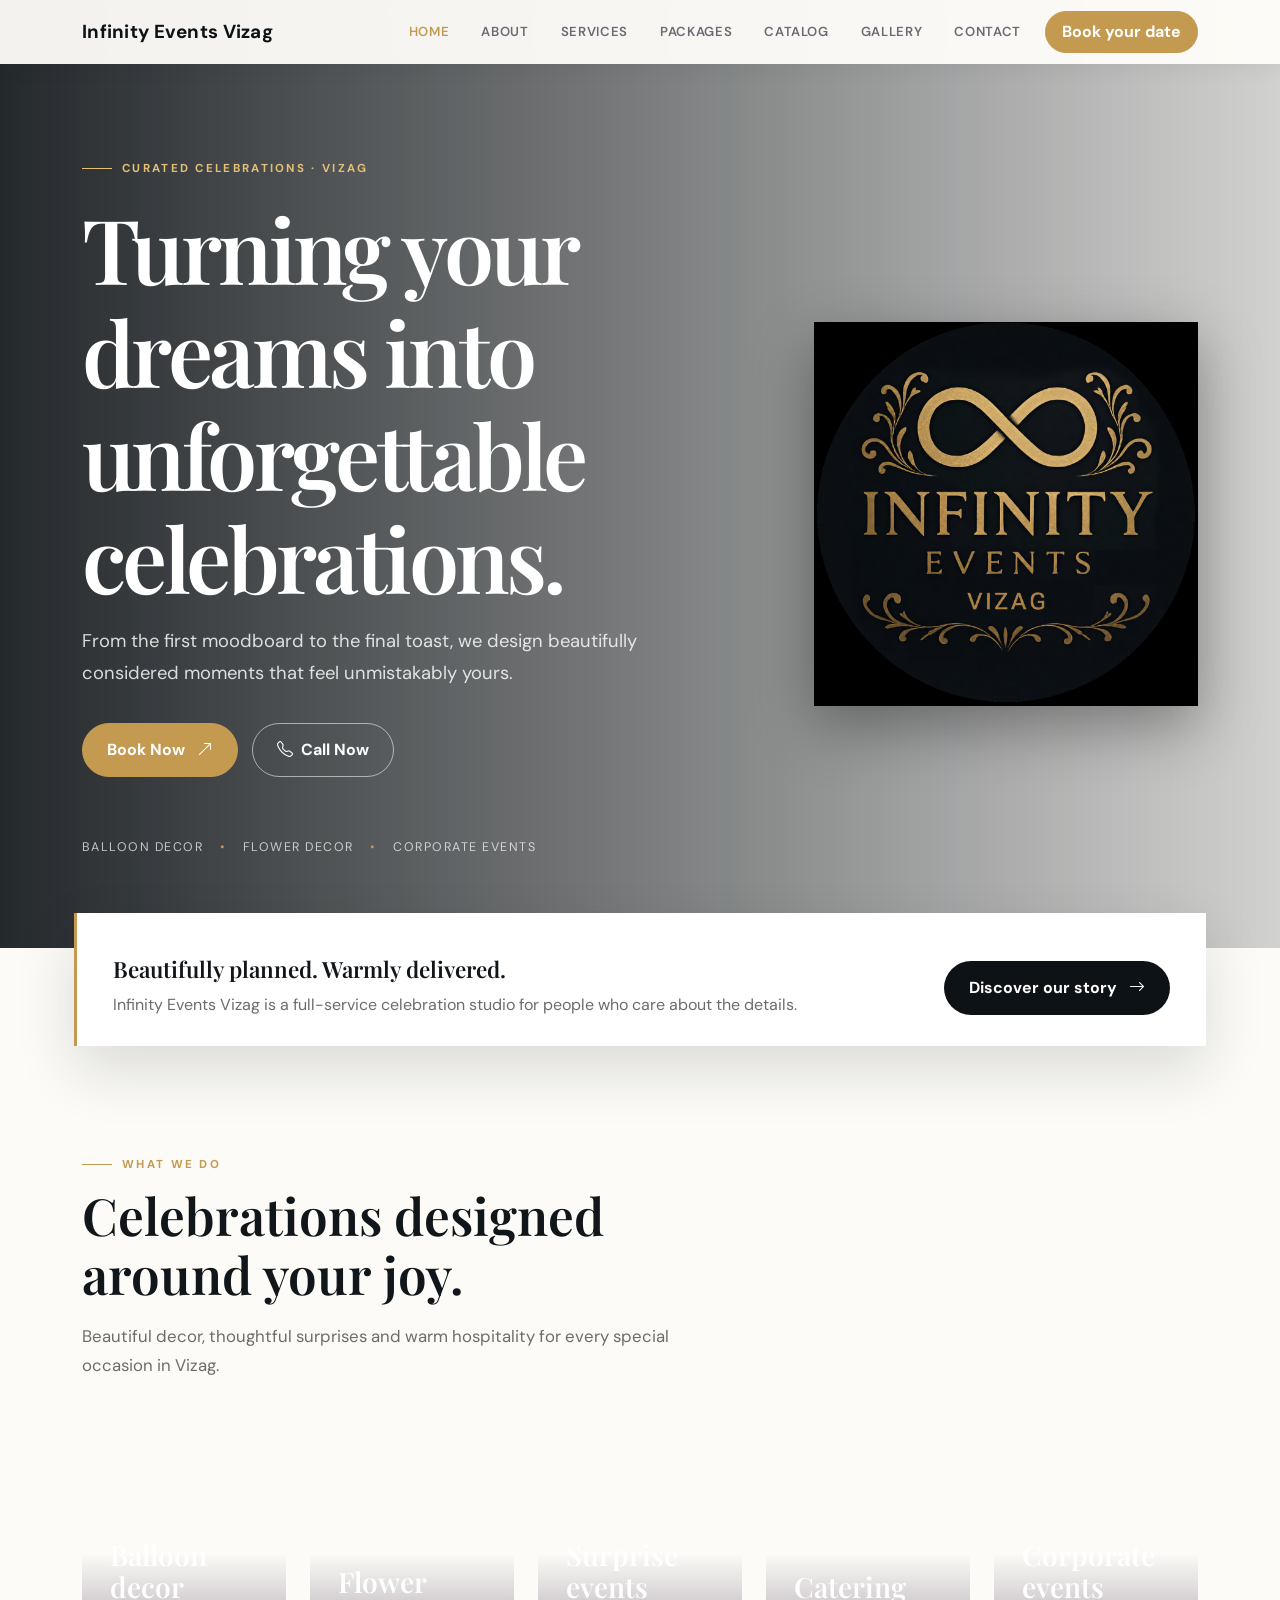
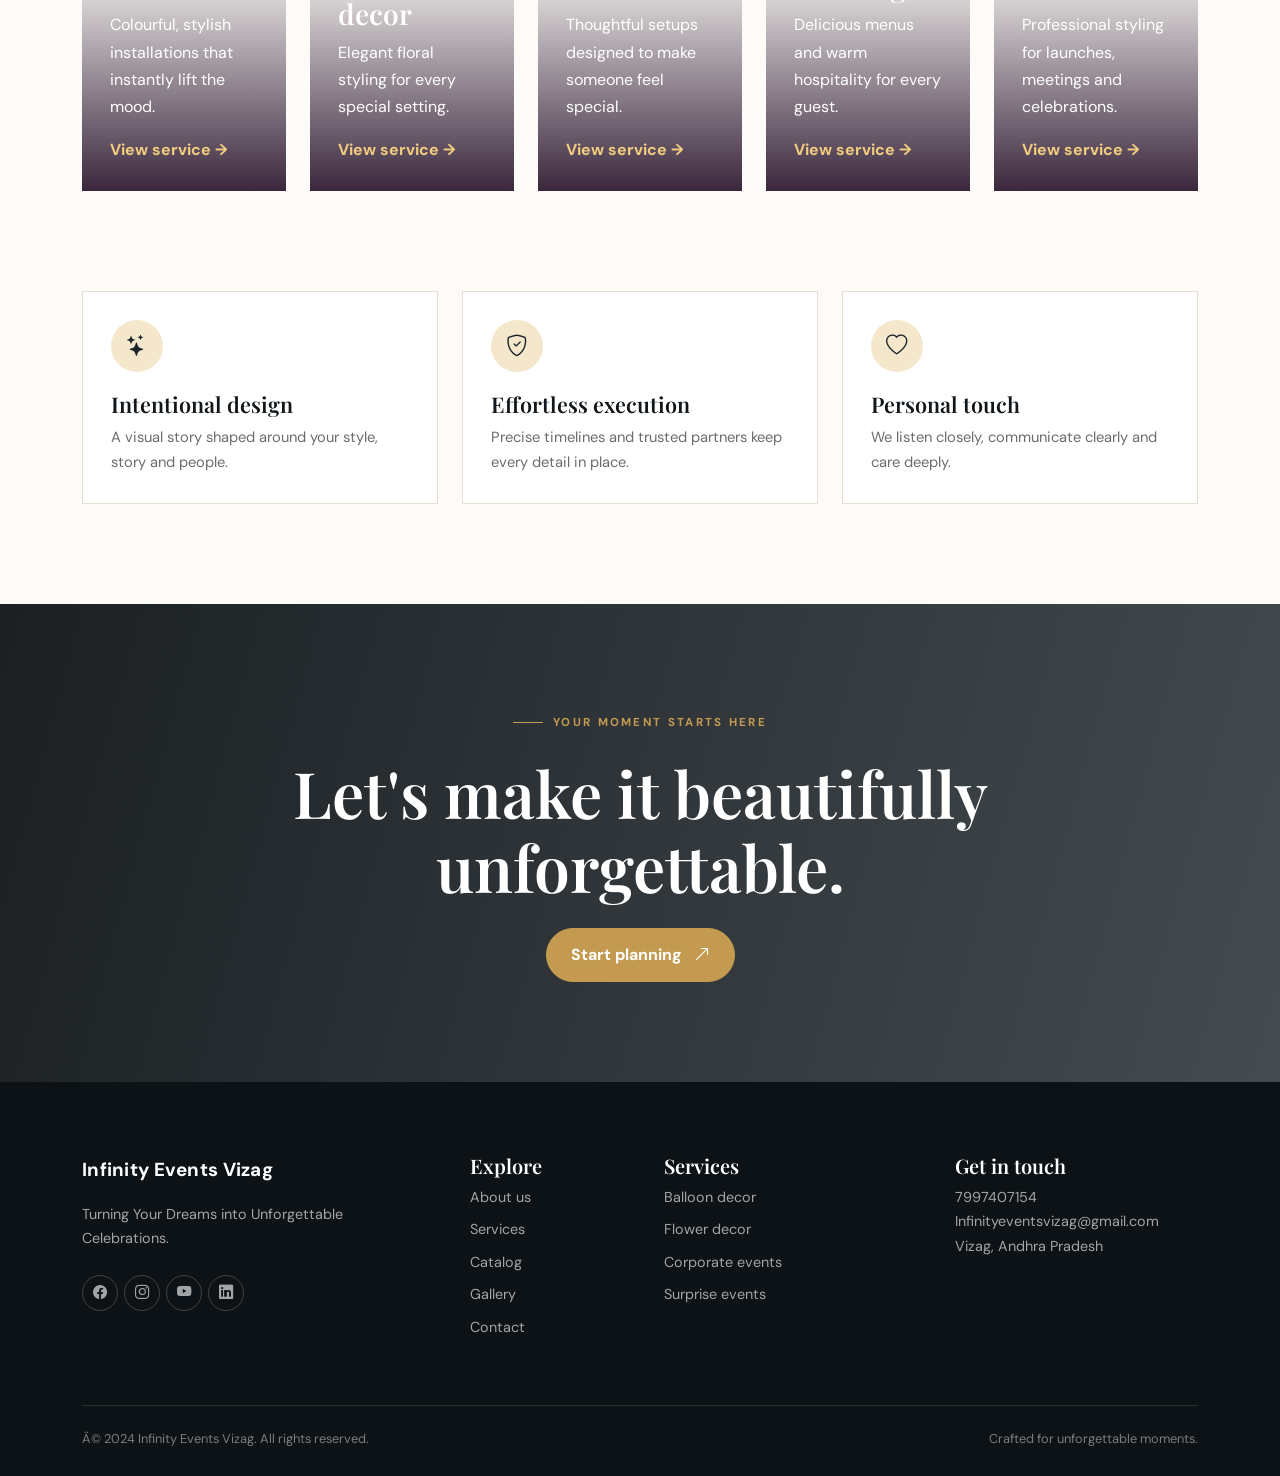
<file: index.html>
﻿<!doctype html><html lang="en"><head><meta charset="utf-8"><meta name="viewport" content="width=device-width, initial-scale=1"><meta name="description" content="Infinity Events Vizag creates unforgettable weddings, celebrations and corporate events."><title>Infinity Events Vizag | Unforgettable Celebrations</title><link href="https://cdn.jsdelivr.net/npm/bootstrap@5.3.3/dist/css/bootstrap.min.css" rel="stylesheet"><link href="https://cdn.jsdelivr.net/npm/bootstrap-icons@1.11.3/font/bootstrap-icons.min.css" rel="stylesheet"><link rel="stylesheet" href="css/style.css"></head><body>
<div class="loader"><div class="loader-mark">IE</div></div><nav class="navbar navbar-expand-lg fixed-top"><div class="container"><a class="navbar-brand" href="index.html">Infinity Events Vizag</a><button class="navbar-toggler" data-bs-toggle="collapse" data-bs-target="#nav"><i class="bi bi-list"></i></button><div class="collapse navbar-collapse" id="nav"><ul class="navbar-nav ms-auto align-items-lg-center"><li><a class="nav-link" href="index.html">Home</a></li><li><a class="nav-link" href="about.html">About</a></li><li><a class="nav-link" href="services.html">Services</a></li><li><a class="nav-link" href="pricing.html">Packages</a></li><li><a class="nav-link" href="catalog.html">Catalog</a></li><li><a class="nav-link" href="gallery.html">Gallery</a></li><li><a class="nav-link" href="contact.html">Contact</a></li><li class="ms-lg-2"><a class="btn btn-gold py-2 px-3" href="contact.html">Book your date</a></li></ul></div></div></nav>
<main><section class="hero"><div class="container"><div class="hero-content reveal"><span class="eyebrow">Curated celebrations · Vizag</span><h1>Turning your dreams into unforgettable celebrations.</h1><p>From the first moodboard to the final toast, we design beautifully considered moments that feel unmistakably yours.</p><div class="hero-actions"><a class="btn btn-gold" href="contact.html">Book Now <i class="bi bi-arrow-up-right ms-2"></i></a><a class="btn btn-outline-light" href="tel:+917997407154"><i class="bi bi-telephone me-2"></i>Call Now</a></div><div class="hero-note">Balloon decor <span>•</span> Flower decor <span>•</span> Corporate events</div></div><div class="hero-logo-wrap reveal"><img class="hero-logo" src="images/logo.png" alt="Infinity Events Vizag logo"></div></div></section>
<section class="container"><div class="mini-card row align-items-center g-3 reveal"><div class="col-lg-8"><h3>Beautifully planned. Warmly delivered.</h3><p>Infinity Events Vizag is a full-service celebration studio for people who care about the details.</p></div><div class="col-lg-4 text-lg-end"><a class="btn btn-dark-plum" href="about.html">Discover our story <i class="bi bi-arrow-right ms-2"></i></a></div></div></section>
<section class="section-pad"><div class="container"><div class="section-heading reveal"><span class="eyebrow">What we do</span><h2>Celebrations designed around your joy.</h2><p>Beautiful decor, thoughtful surprises and warm hospitality for every special occasion in Vizag.</p></div><div class="row g-4 home-events-grid"><div class="col-md-6 col-lg"><div class="image-card" style="background-image:url('https://images.unsplash.com/photo-1530103862676-de8c9debad1d?auto=format&fit=crop&w=900&q=80')"><div class="card-copy"><h3>Balloon decor</h3><p>Colourful, stylish installations that instantly lift the mood.</p><a href="services.html">View service →</a></div></div></div><div class="col-md-6 col-lg"><div class="image-card" style="background-image:url('https://images.unsplash.com/photo-1523438885200-e635ba2c371e?auto=format&fit=crop&w=900&q=80')"><div class="card-copy"><h3>Flower decor</h3><p>Elegant floral styling for every special setting.</p><a href="services.html">View service →</a></div></div></div><div class="col-md-6 col-lg"><div class="image-card" style="background-image:url('https://images.unsplash.com/photo-1492684223066-81342ee5ff30?auto=format&fit=crop&w=900&q=80')"><div class="card-copy"><h3>Surprise events</h3><p>Thoughtful setups designed to make someone feel special.</p><a href="services.html">View service →</a></div></div></div><div class="col-md-6 col-lg"><div class="image-card" style="background-image:url('https://images.unsplash.com/photo-1555244162-803834f70033?auto=format&fit=crop&w=900&q=80')"><div class="card-copy"><h3>Catering</h3><p>Delicious menus and warm hospitality for every guest.</p><a href="services.html">View service →</a></div></div></div><div class="col-md-6 col-lg"><div class="image-card" style="background-image:url('https://images.unsplash.com/photo-1505373877841-8d25f7d46678?auto=format&fit=crop&w=900&q=80')"><div class="card-copy"><h3>Corporate events</h3><p>Professional styling for launches, meetings and celebrations.</p><a href="services.html">View service →</a></div></div></div></div></div></section>
<section class="section-pad pt-0"><div class="container"><div class="row g-4"><div class="col-md-4 reveal"><div class="feature-card"><div class="icon-box"><i class="bi bi-stars"></i></div><h3>Intentional design</h3><p>A visual story shaped around your style, story and people.</p></div></div><div class="col-md-4 reveal"><div class="feature-card"><div class="icon-box"><i class="bi bi-shield-check"></i></div><h3>Effortless execution</h3><p>Precise timelines and trusted partners keep every detail in place.</p></div></div><div class="col-md-4 reveal"><div class="feature-card"><div class="icon-box"><i class="bi bi-heart"></i></div><h3>Personal touch</h3><p>We listen closely, communicate clearly and care deeply.</p></div></div></div></div></section>


<section class="cta section-pad"><div class="container text-center"><span class="eyebrow">Your moment starts here</span><h2 class="my-4">Let's make it beautifully unforgettable.</h2><a href="contact.html" class="btn btn-gold">Start planning <i class="bi bi-arrow-up-right ms-2"></i></a></div></section></main>
<footer><div class="container"><div class="row g-5"><div class="col-lg-4"><a class="navbar-brand" href="index.html">Infinity Events Vizag</a><p class="mt-3">Turning Your Dreams into Unforgettable Celebrations.</p><div class="social mt-4"><a href="#"><i class="bi bi-facebook"></i></a><a href="https://instagram.com/Infinity_events_vizag" target="_blank" rel="noopener"><i class="bi bi-instagram"></i></a><a href="#"><i class="bi bi-youtube"></i></a><a href="#"><i class="bi bi-linkedin"></i></a></div></div><div class="col-6 col-lg-2"><h5>Explore</h5><ul><li><a href="about.html">About us</a></li><li><a href="services.html">Services</a></li><li><a href="catalog.html">Catalog</a></li><li><a href="gallery.html">Gallery</a></li><li><a href="contact.html">Contact</a></li></ul></div><div class="col-6 col-lg-3"><h5>Services</h5><ul><li><a href="services.html">Balloon decor</a></li><li><a href="services.html">Flower decor</a></li><li><a href="services.html">Corporate events</a></li><li><a href="services.html">Surprise events</a></li></ul></div><div class="col-lg-3"><h5>Get in touch</h5><p>7997407154<br>Infinityeventsvizag@gmail.com<br>Vizag, Andhra Pradesh</p></div></div><div class="footer-bottom d-flex justify-content-between flex-wrap gap-2"><span>Â© 2024 Infinity Events Vizag. All rights reserved.</span><span>Crafted for unforgettable moments.</span></div></div></footer><button id="scrollTop"><i class="bi bi-arrow-up"></i></button><script src="https://cdn.jsdelivr.net/npm/bootstrap@5.3.3/dist/js/bootstrap.bundle.min.js"></script><script src="js/script.js"></script></body></html>
</file>
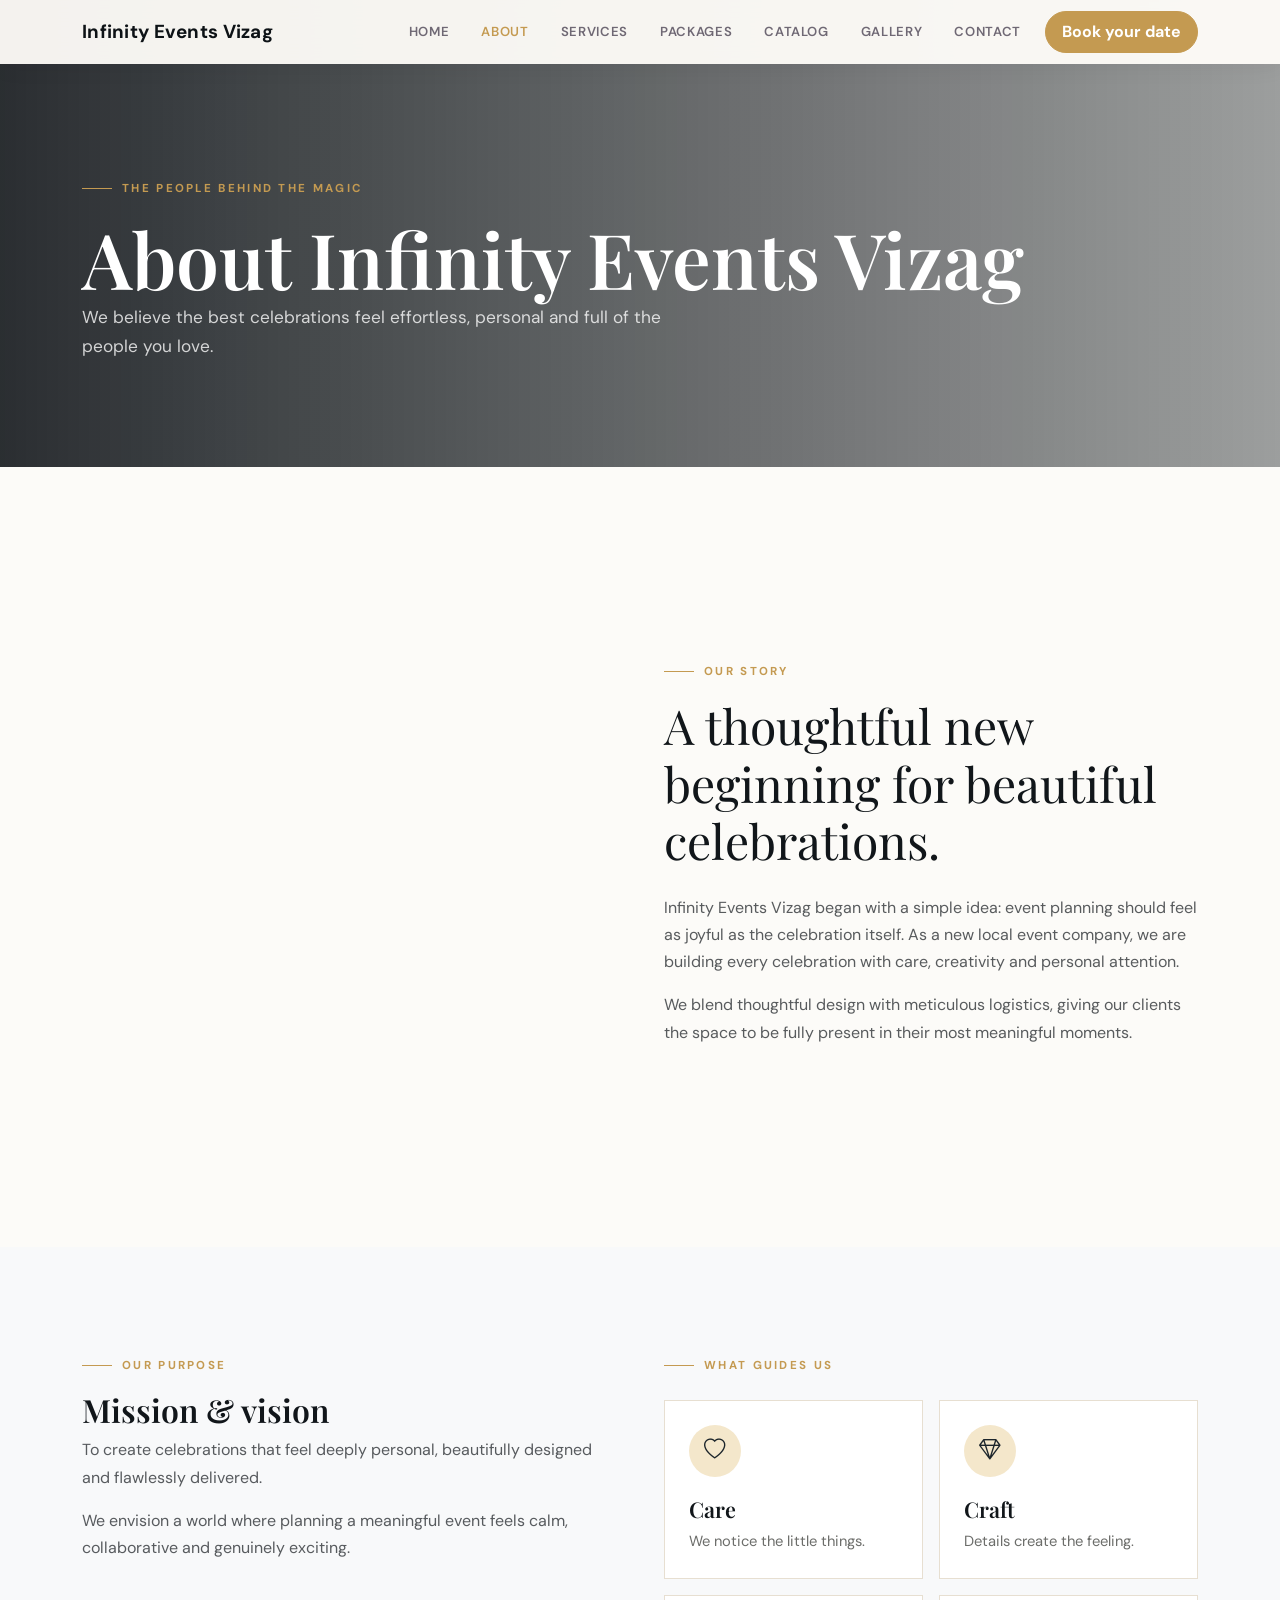
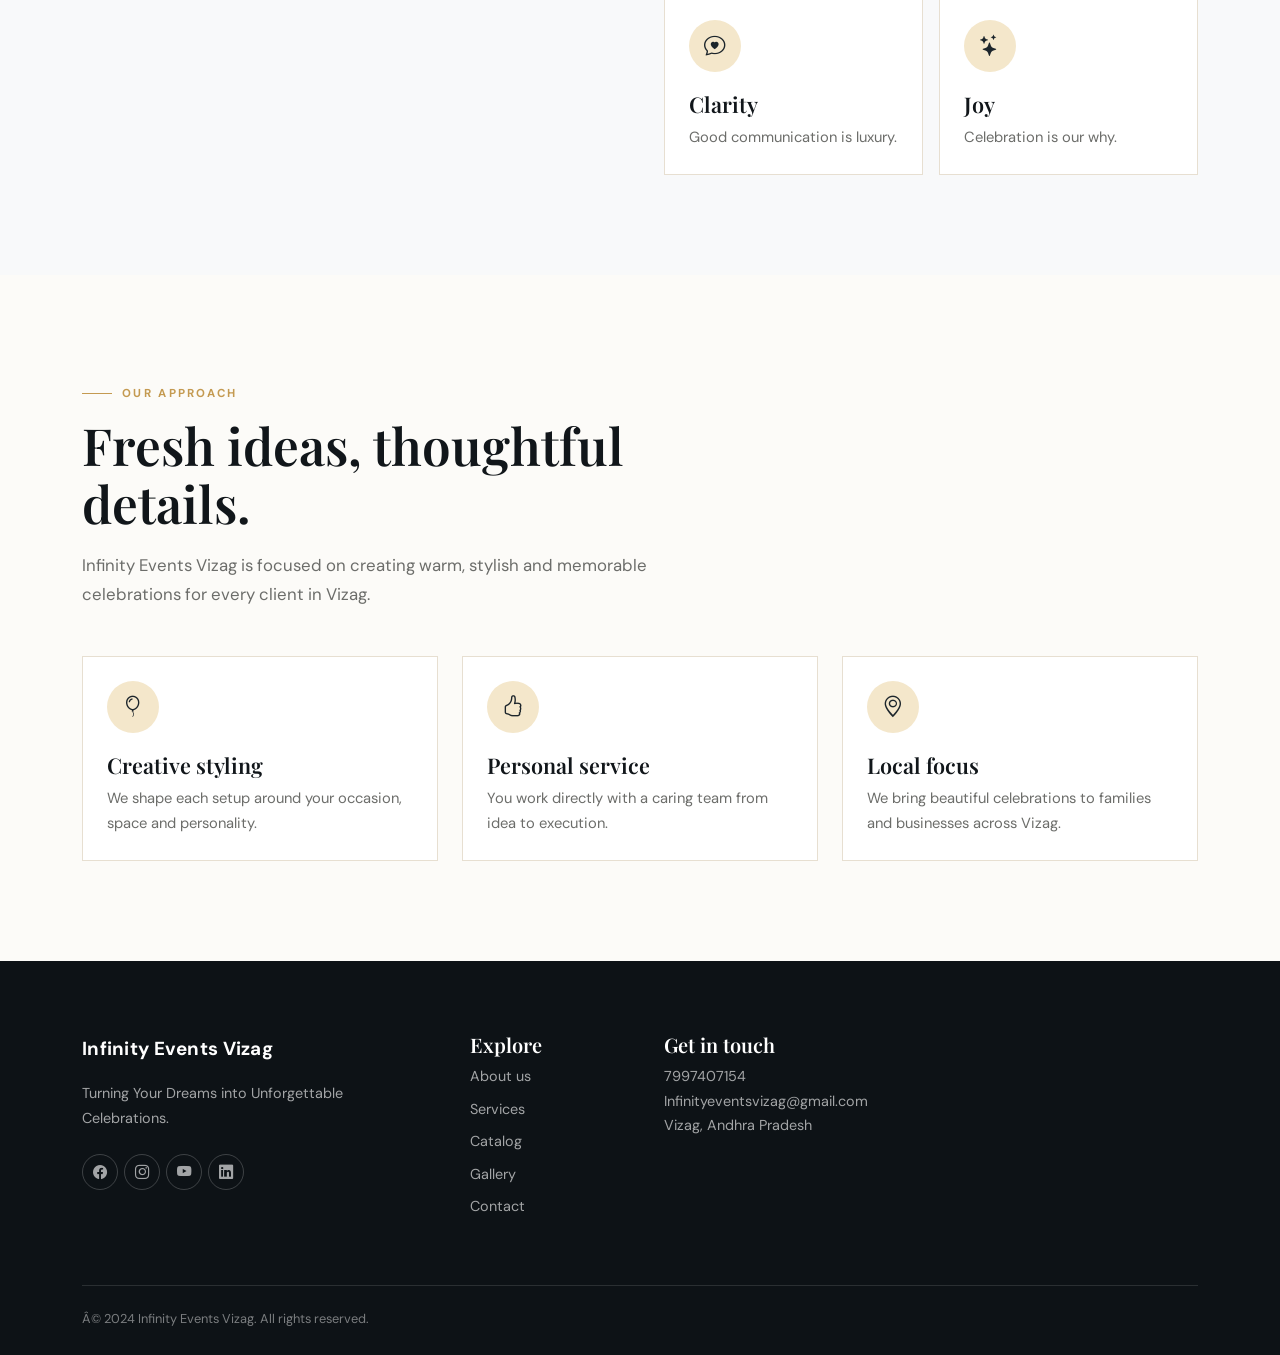
<file: about.html>
﻿<!doctype html><html lang="en"><head><meta charset="utf-8"><meta name="viewport" content="width=device-width, initial-scale=1"><meta name="description" content="Meet the people and principles behind Infinity Events Vizag."><title>About Us | Infinity Events Vizag</title><link href="https://cdn.jsdelivr.net/npm/bootstrap@5.3.3/dist/css/bootstrap.min.css" rel="stylesheet"><link href="https://cdn.jsdelivr.net/npm/bootstrap-icons@1.11.3/font/bootstrap-icons.min.css" rel="stylesheet"><link rel="stylesheet" href="css/style.css"></head><body><nav class="navbar navbar-expand-lg fixed-top"><div class="container"><a class="navbar-brand" href="index.html">Infinity Events Vizag</a><button class="navbar-toggler" data-bs-toggle="collapse" data-bs-target="#nav"><i class="bi bi-list"></i></button><div class="collapse navbar-collapse" id="nav"><ul class="navbar-nav ms-auto align-items-lg-center"><li><a class="nav-link" href="index.html">Home</a></li><li><a class="nav-link" href="about.html">About</a></li><li><a class="nav-link" href="services.html">Services</a></li><li><a class="nav-link" href="pricing.html">Packages</a></li><li><a class="nav-link" href="catalog.html">Catalog</a></li><li><a class="nav-link" href="gallery.html">Gallery</a></li><li><a class="nav-link" href="contact.html">Contact</a></li><li class="ms-lg-2"><a class="btn btn-gold py-2 px-3" href="contact.html">Book your date</a></li></ul></div></div></nav><main><section class="page-hero"><div class="container"><span class="eyebrow">The people behind the magic</span><h1>About Infinity Events Vizag</h1><p>We believe the best celebrations feel effortless, personal and full of the people you love.</p></div></section><section class="section-pad"><div class="container"><div class="row g-5 align-items-center"><div class="col-lg-6"><div class="about-photo"></div></div><div class="col-lg-6"><span class="eyebrow">Our story</span><h2 class="display-5 mt-3">A thoughtful new beginning for beautiful celebrations.</h2><p class="text-muted mt-4">Infinity Events Vizag began with a simple idea: event planning should feel as joyful as the celebration itself. As a new local event company, we are building every celebration with care, creativity and personal attention.</p><p class="text-muted">We blend thoughtful design with meticulous logistics, giving our clients the space to be fully present in their most meaningful moments.</p></div></div></div></div></section><section class="section-pad bg-light"><div class="container"><div class="row g-5"><div class="col-md-6"><span class="eyebrow">Our purpose</span><h2 class="mt-3">Mission & vision</h2><p class="text-muted">To create celebrations that feel deeply personal, beautifully designed and flawlessly delivered.</p><p class="text-muted">We envision a world where planning a meaningful event feels calm, collaborative and genuinely exciting.</p></div><div class="col-md-6"><span class="eyebrow">What guides us</span><div class="row g-3 mt-2"><div class="col-6"><div class="value-card p-4"><div class="icon-box"><i class="bi bi-heart"></i></div><h3>Care</h3><p>We notice the little things.</p></div></div><div class="col-6"><div class="value-card p-4"><div class="icon-box"><i class="bi bi-gem"></i></div><h3>Craft</h3><p>Details create the feeling.</p></div></div><div class="col-6"><div class="value-card p-4"><div class="icon-box"><i class="bi bi-chat-heart"></i></div><h3>Clarity</h3><p>Good communication is luxury.</p></div></div><div class="col-6"><div class="value-card p-4"><div class="icon-box"><i class="bi bi-stars"></i></div><h3>Joy</h3><p>Celebration is our why.</p></div></div></div></div></div></div></section><section class="section-pad"><div class="container"><div class="section-heading"><span class="eyebrow">Our approach</span><h2>Fresh ideas, thoughtful details.</h2><p>Infinity Events Vizag is focused on creating warm, stylish and memorable celebrations for every client in Vizag.</p></div><div class="row g-4"><div class="col-md-4"><div class="value-card p-4"><div class="icon-box"><i class="bi bi-balloon"></i></div><h3>Creative styling</h3><p>We shape each setup around your occasion, space and personality.</p></div></div><div class="col-md-4"><div class="value-card p-4"><div class="icon-box"><i class="bi bi-hand-thumbs-up"></i></div><h3>Personal service</h3><p>You work directly with a caring team from idea to execution.</p></div></div><div class="col-md-4"><div class="value-card p-4"><div class="icon-box"><i class="bi bi-geo-alt"></i></div><h3>Local focus</h3><p>We bring beautiful celebrations to families and businesses across Vizag.</p></div></div></div></div></section></main><footer><div class="container"><div class="row g-5"><div class="col-lg-4"><a class="navbar-brand" href="index.html">Infinity Events Vizag</a><p class="mt-3">Turning Your Dreams into Unforgettable Celebrations.</p><div class="social mt-4"><a href="#"><i class="bi bi-facebook"></i></a><a href="https://instagram.com/Infinity_events_vizag" target="_blank" rel="noopener"><i class="bi bi-instagram"></i></a><a href="#"><i class="bi bi-youtube"></i></a><a href="#"><i class="bi bi-linkedin"></i></a></div></div><div class="col-6 col-lg-2"><h5>Explore</h5><ul><li><a href="about.html">About us</a></li><li><a href="services.html">Services</a></li><li><a href="catalog.html">Catalog</a></li><li><a href="gallery.html">Gallery</a></li><li><a href="contact.html">Contact</a></li></ul></div><div class="col-lg-3"><h5>Get in touch</h5><p>7997407154<br>Infinityeventsvizag@gmail.com<br>Vizag, Andhra Pradesh</p></div></div><div class="footer-bottom">Â© 2024 Infinity Events Vizag. All rights reserved.</div></div></footer><button id="scrollTop"><i class="bi bi-arrow-up"></i></button><script src="https://cdn.jsdelivr.net/npm/bootstrap@5.3.3/dist/js/bootstrap.bundle.min.js"></script><script src="js/script.js"></script></body></html>
</file>
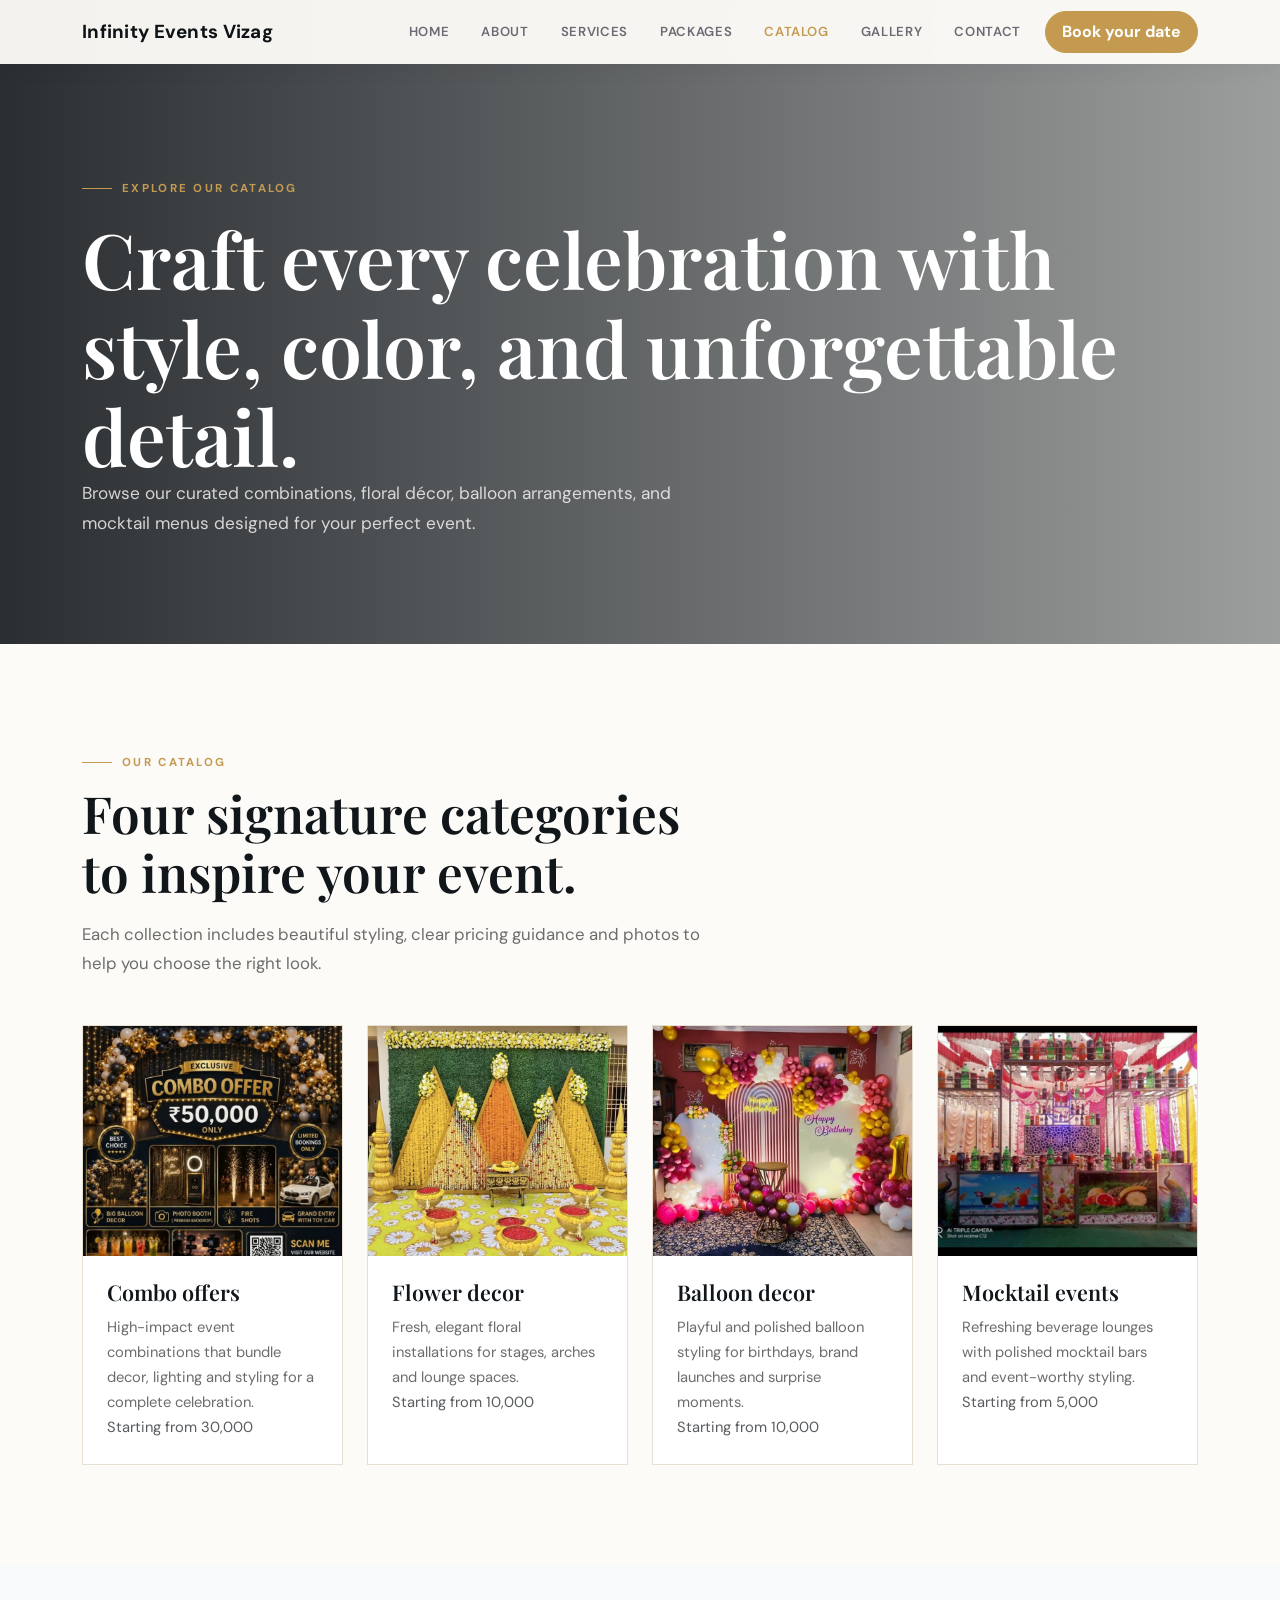
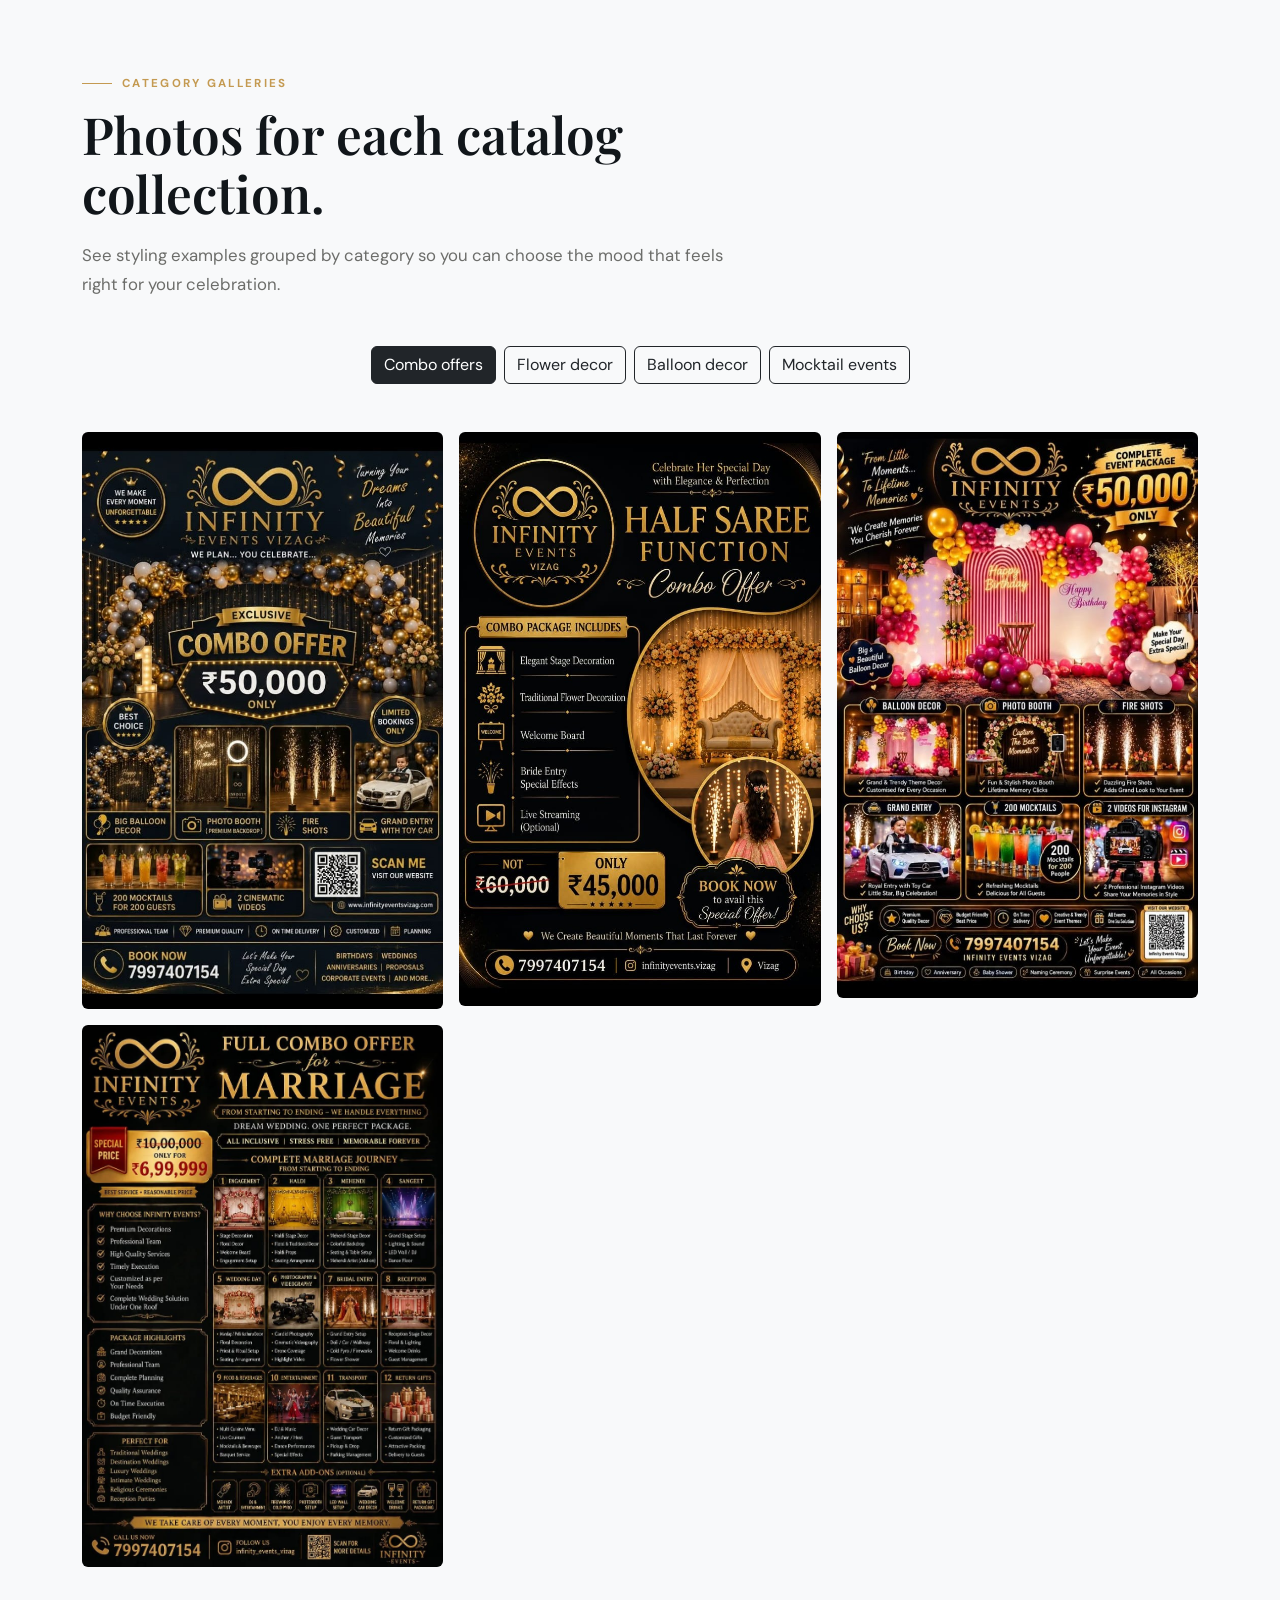
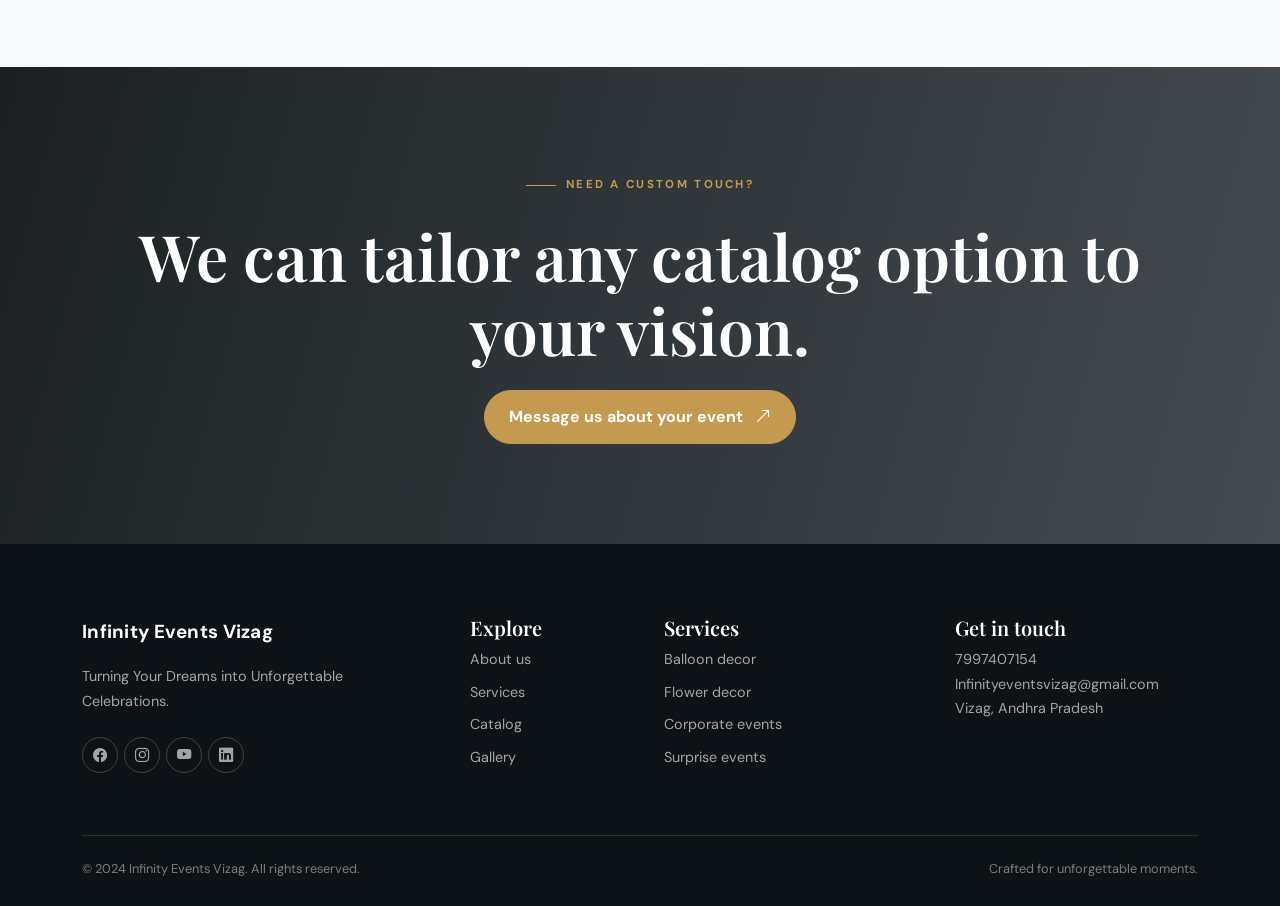
<file: catalog.html>
<!doctype html><html lang="en"><head><meta charset="utf-8"><meta name="viewport" content="width=device-width, initial-scale=1"><meta name="description" content="Infinity Events Vizag catalog of combo offers, flower decor, balloon decor and mocktail events."><title>Catalog | Infinity Events Vizag</title><link href="https://cdn.jsdelivr.net/npm/bootstrap@5.3.3/dist/css/bootstrap.min.css" rel="stylesheet"><link href="https://cdn.jsdelivr.net/npm/bootstrap-icons@1.11.3/font/bootstrap-icons.min.css" rel="stylesheet"><link rel="stylesheet" href="css/style.css"></head><body><nav class="navbar navbar-expand-lg fixed-top"><div class="container"><a class="navbar-brand" href="index.html">Infinity Events Vizag</a><button class="navbar-toggler" data-bs-toggle="collapse" data-bs-target="#nav"><i class="bi bi-list"></i></button><div class="collapse navbar-collapse" id="nav"><ul class="navbar-nav ms-auto align-items-lg-center"><li><a class="nav-link" href="index.html">Home</a></li><li><a class="nav-link" href="about.html">About</a></li><li><a class="nav-link" href="services.html">Services</a></li><li><a class="nav-link" href="pricing.html">Packages</a></li><li><a class="nav-link" href="catalog.html">Catalog</a></li><li><a class="nav-link" href="gallery.html">Gallery</a></li><li><a class="nav-link" href="contact.html">Contact</a></li><li class="ms-lg-2"><a class="btn btn-gold py-2 px-3" href="contact.html">Book your date</a></li></ul></div></div></nav><main><section class="page-hero"><div class="container"><span class="eyebrow">Explore our catalog</span><h1>Craft every celebration with style, color, and unforgettable detail.</h1><p>Browse our curated combinations, floral décor, balloon arrangements, and mocktail menus designed for your perfect event.</p></div></section><section class="section-pad"><div class="container"><div class="section-heading"><span class="eyebrow">Our catalog</span><h2>Four signature categories to inspire your event.</h2><p>Each collection includes beautiful styling, clear pricing guidance and photos to help you choose the right look.</p></div><div class="row g-4"><div class="col-md-6 col-xl-3"><div class="service-card"><img src="images/catalog/combo offers/decor1.jpeg" alt="Combo offers" class="img-fluid"><div class="p-4"><h3>Combo offers</h3><p>High-impact event combinations that bundle decor, lighting and styling for a complete celebration.</p><p class="text-muted">Starting from 30,000</p></div></div></div><div class="col-md-6 col-xl-3"><div class="service-card"><img src="images/catalog/flower decor/decor1.jpeg" alt="Flower decor" class="img-fluid"><div class="p-4"><h3>Flower decor</h3><p>Fresh, elegant floral installations for stages, arches and lounge spaces.</p><p class="text-muted">Starting from 10,000</p></div></div></div><div class="col-md-6 col-xl-3"><div class="service-card"><img src="images/catalog/balloon decor/decor1.jpeg" alt="Balloon decor" class="img-fluid"><div class="p-4"><h3>Balloon decor</h3><p>Playful and polished balloon styling for birthdays, brand launches and surprise moments.</p><p class="text-muted">Starting from 10,000</p></div></div></div><div class="col-md-6 col-xl-3"><div class="service-card"><img src="images/catalog/mocktail events/decor1.jpeg" alt="Mocktails events" class="img-fluid"><div class="p-4"><h3>Mocktail events</h3><p>Refreshing beverage lounges with polished mocktail bars and event-worthy styling.</p><p class="text-muted">Starting from 5,000</p></div></div></div></div></div></section><section class="section-pad bg-light"><div class="container"><div class="section-heading"><span class="eyebrow">Category galleries</span><h2>Photos for each catalog collection.</h2><p>See styling examples grouped by category so you can choose the mood that feels right for your celebration.</p></div><div class="category-tabs d-flex flex-wrap gap-2 justify-content-center mb-5"><button class="btn btn-outline-dark active" data-category="combo">Combo offers</button><button class="btn btn-outline-dark" data-category="flower">Flower decor</button><button class="btn btn-outline-dark" data-category="balloon">Balloon decor</button><button class="btn btn-outline-dark" data-category="mocktail">Mocktail events</button></div><div class="catalog-gallery-grid row g-3"> <div class="col-md-6 col-lg-4 catalog-item combo"><img src="images/catalog/combo offers/decor1.jpeg" alt="Combo offer image 1" class="img-fluid rounded"></div><div class="col-md-6 col-lg-4 catalog-item combo"><img src="images/catalog/combo offers/decor2.jpeg" alt="Combo offer image 2" class="img-fluid rounded"></div><div class="col-md-6 col-lg-4 catalog-item combo"><img src="images/catalog/combo offers/decor3.jpeg" alt="Combo offer image 3" class="img-fluid rounded"></div><div class="col-md-6 col-lg-4 catalog-item combo"><img src="images/catalog/combo offers/decor4.jpeg" alt="Combo offer image 4" class="img-fluid rounded"></div><div class="col-md-6 col-lg-4 catalog-item flower d-none"><img src="images/catalog/flower decor/decor1.jpeg" alt="Flower decor image 1" class="img-fluid rounded"></div><div class="col-md-6 col-lg-4 catalog-item flower d-none"><img src="images/catalog/flower decor/decor2.jpeg" alt="Flower decor image 2" class="img-fluid rounded"></div><div class="col-md-6 col-lg-4 catalog-item flower d-none"><img src="images/catalog/flower decor/decor3.jpeg" alt="Flower decor image 3" class="img-fluid rounded"></div><div class="col-md-6 col-lg-4 catalog-item flower d-none"><img src="images/catalog/flower decor/decor4.jpeg" alt="Flower decor image 4" class="img-fluid rounded"></div><div class="col-md-6 col-lg-4 catalog-item flower d-none"><img src="images/catalog/flower decor/decor5.jpeg" alt="Flower decor image 5" class="img-fluid rounded"></div><div class="col-md-6 col-lg-4 catalog-item flower d-none"><img src="images/catalog/flower decor/decor6.jpeg" alt="Flower decor image 6" class="img-fluid rounded"></div><div class="col-md-6 col-lg-4 catalog-item flower d-none"><img src="images/catalog/flower decor/decor7.jpeg" alt="Flower decor image 7" class="img-fluid rounded"></div><div class="col-md-6 col-lg-4 catalog-item flower d-none"><img src="images/catalog/flower decor/decor8.jpeg" alt="Flower decor image 8" class="img-fluid rounded"></div><div class="col-md-6 col-lg-4 catalog-item flower d-none"><img src="images/catalog/flower decor/decor9.jpeg" alt="Flower decor image 9" class="img-fluid rounded"></div><div class="col-md-6 col-lg-4 catalog-item flower d-none"><img src="images/catalog/flower decor/decor10.jpeg" alt="Flower decor image 10" class="img-fluid rounded"></div><div class="col-md-6 col-lg-4 catalog-item balloon d-none"><img src="images/catalog/balloon decor/decor1.jpeg" alt="Balloon decor image 1" class="img-fluid rounded"></div><div class="col-md-6 col-lg-4 catalog-item balloon d-none"><img src="images/catalog/balloon decor/decor2.jpeg" alt="Balloon decor image 2" class="img-fluid rounded"></div><div class="col-md-6 col-lg-4 catalog-item balloon d-none"><img src="images/catalog/balloon decor/decor3.jpeg" alt="Balloon decor image 3" class="img-fluid rounded"></div><div class="col-md-6 col-lg-4 catalog-item balloon d-none"><img src="images/catalog/balloon decor/decor4.jpeg" alt="Balloon decor image 4" class="img-fluid rounded"></div><div class="col-md-6 col-lg-4 catalog-item balloon d-none"><img src="images/catalog/balloon decor/decor5.jpeg" alt="Balloon decor image 5" class="img-fluid rounded"></div><div class="col-md-6 col-lg-4 catalog-item mocktail d-none"><img src="images/catalog/mocktail events/decor1.jpeg" alt="Mocktail events image 1" class="img-fluid rounded"></div><div class="col-md-6 col-lg-4 catalog-item mocktail d-none"><img src="images/catalog/mocktail events/decor2.jpeg" alt="Mocktail events image 2" class="img-fluid rounded"></div><div class="col-md-6 col-lg-4 catalog-item mocktail d-none"><img src="images/catalog/mocktail events/decor3.jpeg" alt="Mocktail events image 3" class="img-fluid rounded"></div><div class="col-md-6 col-lg-4 catalog-item mocktail d-none"><img src="images/catalog/mocktail events/decor4.jpeg" alt="Mocktail events image 4" class="img-fluid rounded"></div><div class="col-md-6 col-lg-4 catalog-item mocktail d-none"><img src="images/catalog/mocktail events/decor5.jpeg" alt="Mocktail events image 5" class="img-fluid rounded"></div><div class="col-md-6 col-lg-4 catalog-item mocktail d-none"><img src="images/catalog/mocktail events/decor6.jpeg" alt="Mocktail events image 6" class="img-fluid rounded"></div><div class="col-md-6 col-lg-4 catalog-item mocktail d-none"><img src="images/catalog/mocktail events/decor7.jpeg" alt="Mocktail events image 7" class="img-fluid rounded"></div></div></div></section><section class="cta section-pad"><div class="container text-center"><span class="eyebrow">Need a custom touch?</span><h2 class="my-4">We can tailor any catalog option to your vision.</h2><a href="contact.html" class="btn btn-gold">Message us about your event <i class="bi bi-arrow-up-right ms-2"></i></a></div></section></main><footer><div class="container"><div class="row g-5"><div class="col-lg-4"><a class="navbar-brand" href="index.html">Infinity Events Vizag</a><p class="mt-3">Turning Your Dreams into Unforgettable Celebrations.</p><div class="social mt-4"><a href="#"><i class="bi bi-facebook"></i></a><a href="https://instagram.com/Infinity_events_vizag" target="_blank" rel="noopener"><i class="bi bi-instagram"></i></a><a href="#"><i class="bi bi-youtube"></i></a><a href="#"><i class="bi bi-linkedin"></i></a></div></div><div class="col-6 col-lg-2"><h5>Explore</h5><ul><li><a href="about.html">About us</a></li><li><a href="services.html">Services</a></li><li><a href="catalog.html">Catalog</a></li><li><a href="gallery.html">Gallery</a></li></ul></div><div class="col-6 col-lg-3"><h5>Services</h5><ul><li><a href="services.html">Balloon decor</a></li><li><a href="services.html">Flower decor</a></li><li><a href="services.html">Corporate events</a></li><li><a href="services.html">Surprise events</a></li></ul></div><div class="col-lg-3"><h5>Get in touch</h5><p>7997407154<br>Infinityeventsvizag@gmail.com<br>Vizag, Andhra Pradesh</p></div></div><div class="footer-bottom d-flex justify-content-between flex-wrap gap-2"><span>© 2024 Infinity Events Vizag. All rights reserved.</span><span>Crafted for unforgettable moments.</span></div></div></footer><button id="scrollTop"><i class="bi bi-arrow-up"></i></button><script src="https://cdn.jsdelivr.net/npm/bootstrap@5.3.3/dist/js/bootstrap.bundle.min.js"></script><script src="js/script.js"></script><script>document.addEventListener('DOMContentLoaded',()=>{const tabs=document.querySelectorAll('.category-tabs button');const items=document.querySelectorAll('.catalog-item');tabs.forEach(btn=>{btn.addEventListener('click',()=>{tabs.forEach(b=>b.classList.remove('active'));btn.classList.add('active');const category=btn.dataset.category;items.forEach(item=>{item.classList.toggle('d-none',!item.classList.contains(category))})})})})</script></body></html>
</file>
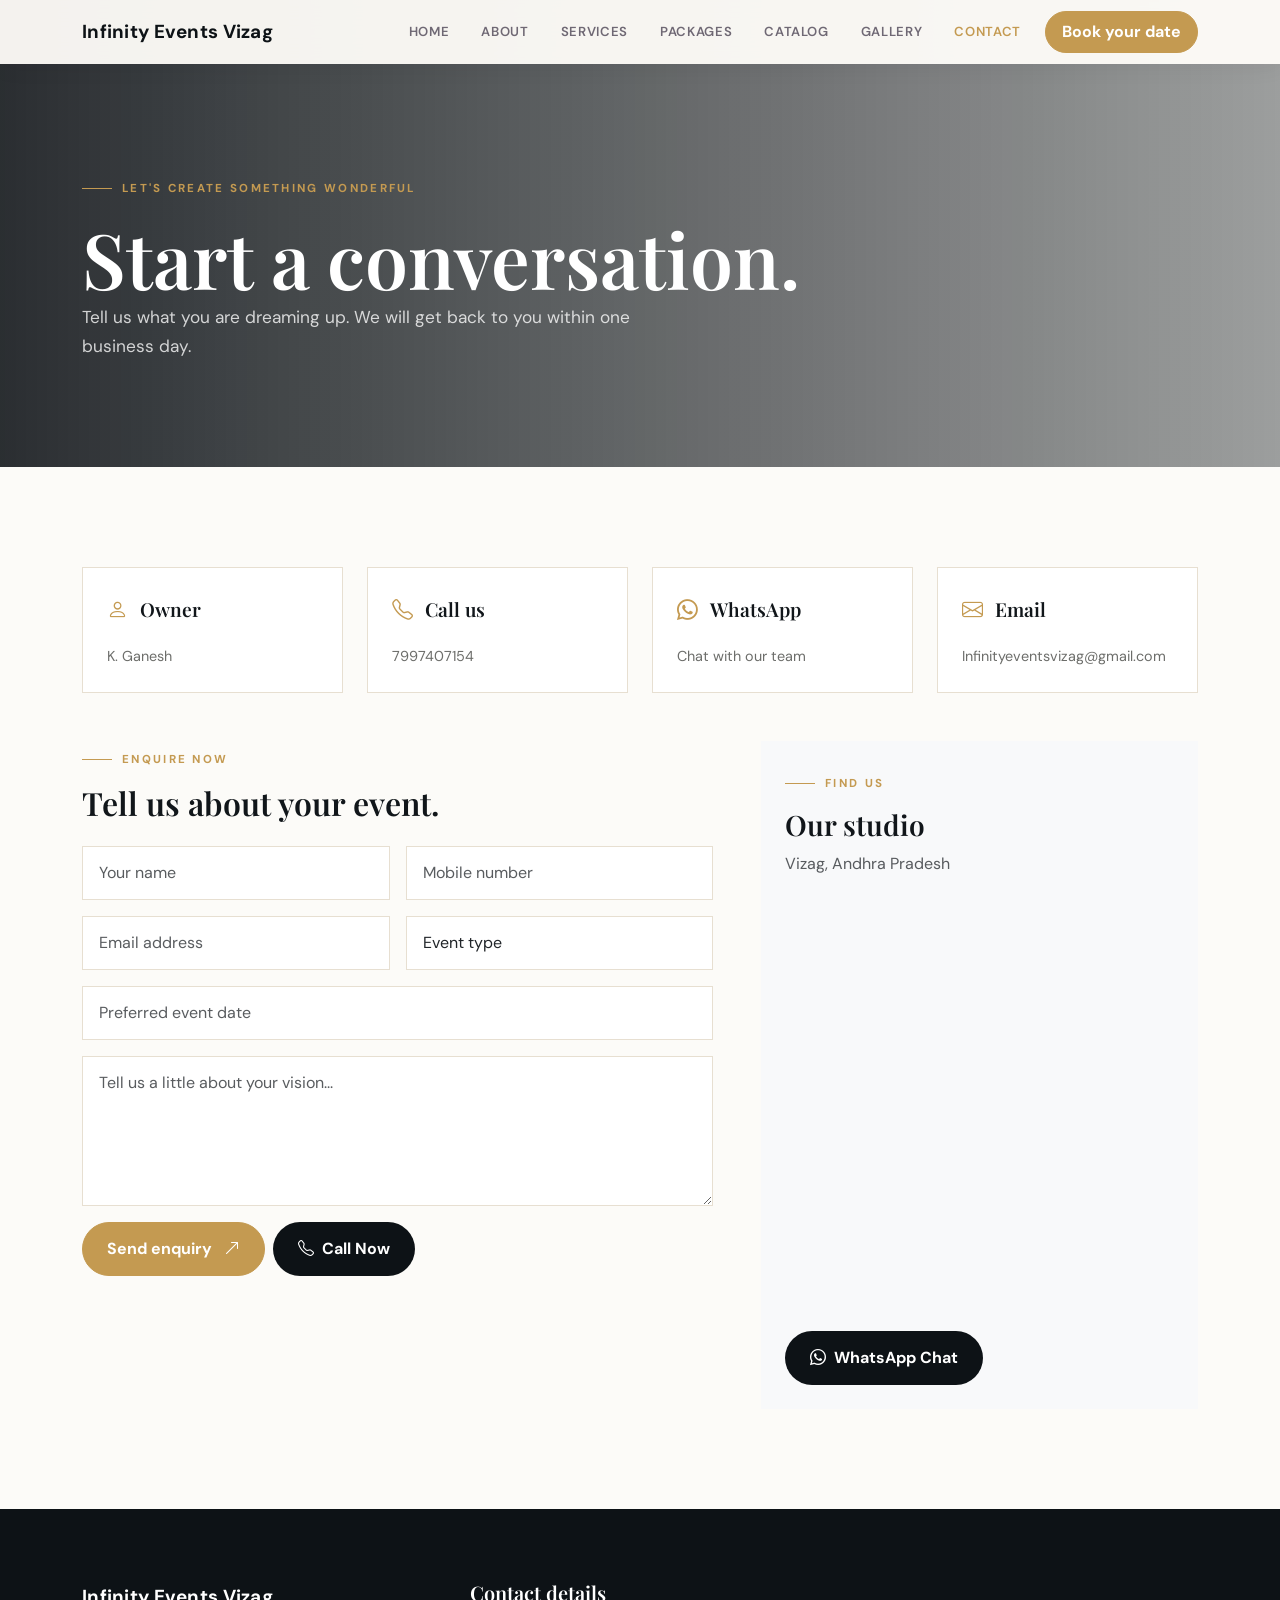
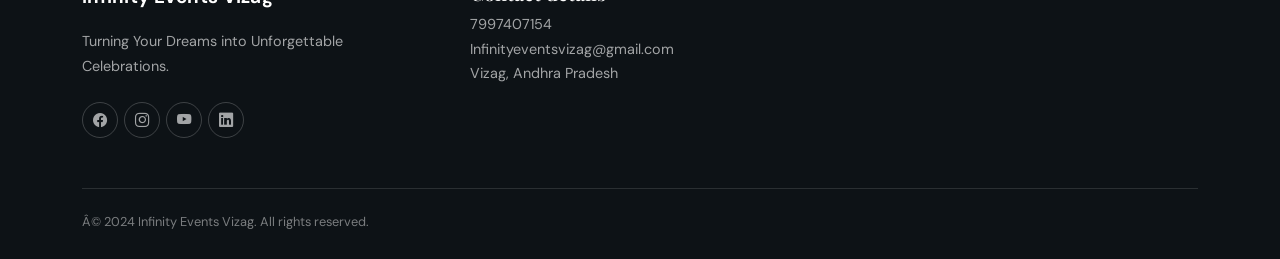
<file: contact.html>
﻿<!doctype html><html lang="en"><head><meta charset="utf-8"><meta name="viewport" content="width=device-width, initial-scale=1"><meta name="description" content="Contact Infinity Events Vizag to start planning your celebration."><title>Contact Us | Infinity Events Vizag</title><link href="https://cdn.jsdelivr.net/npm/bootstrap@5.3.3/dist/css/bootstrap.min.css" rel="stylesheet"><link href="https://cdn.jsdelivr.net/npm/bootstrap-icons@1.11.3/font/bootstrap-icons.min.css" rel="stylesheet"><link rel="stylesheet" href="css/style.css"></head><body><nav class="navbar navbar-expand-lg fixed-top"><div class="container"><a class="navbar-brand" href="index.html">Infinity Events Vizag</a><button class="navbar-toggler" data-bs-toggle="collapse" data-bs-target="#nav"><i class="bi bi-list"></i></button><div class="collapse navbar-collapse" id="nav"><ul class="navbar-nav ms-auto align-items-lg-center"><li><a class="nav-link" href="index.html">Home</a></li><li><a class="nav-link" href="about.html">About</a></li><li><a class="nav-link" href="services.html">Services</a></li><li><a class="nav-link" href="pricing.html">Packages</a></li><li><a class="nav-link" href="catalog.html">Catalog</a></li><li><a class="nav-link" href="gallery.html">Gallery</a></li><li><a class="nav-link" href="contact.html">Contact</a></li><li class="ms-lg-2"><a class="btn btn-gold py-2 px-3" href="contact.html">Book your date</a></li></ul></div></div></nav><main><section class="page-hero"><div class="container"><span class="eyebrow">Let's create something wonderful</span><h1>Start a conversation.</h1><p>Tell us what you are dreaming up. We will get back to you within one business day.</p></div></section><section class="section-pad"><div class="container"><div class="row g-4 mb-5"><div class="col-md-6 col-lg-3"><div class="contact-card"><i class="bi bi-person"></i><h3 class="d-inline">Owner</h3><p class="mt-3">K. Ganesh</p></div></div><div class="col-md-6 col-lg-3"><div class="contact-card"><i class="bi bi-telephone"></i><h3 class="d-inline">Call us</h3><p class="mt-3"><a href="tel:+917997407154">7997407154</a></p></div></div><div class="col-md-6 col-lg-3"><div class="contact-card"><i class="bi bi-whatsapp"></i><h3 class="d-inline">WhatsApp</h3><p class="mt-3"><a href="https://wa.me/917997407154">Chat with our team</a></p></div></div><div class="col-md-6 col-lg-3"><div class="contact-card"><i class="bi bi-envelope"></i><h3 class="d-inline">Email</h3><p class="mt-3">Infinityeventsvizag@gmail.com</p></div></div></div><div class="row g-5"><div class="col-lg-7"><span class="eyebrow">Enquire now</span><h2 class="mt-3">Tell us about your event.</h2><form data-static class="row g-3 mt-2"><div class="col-md-6"><input class="form-control" required placeholder="Your name"></div><div class="col-md-6"><input class="form-control" required type="tel" placeholder="Mobile number"></div><div class="col-md-6"><input class="form-control" type="email" required placeholder="Email address"></div><div class="col-md-6"><select class="form-select"><option>Event type</option><option>Wedding</option><option>Birthday</option><option>Corporate event</option><option>Other celebration</option></select></div><div class="col-12"><input class="form-control" placeholder="Preferred event date"></div><div class="col-12"><textarea class="form-control" rows="5" placeholder="Tell us a little about your vision..."></textarea></div><div class="col-12"><button class="btn btn-gold" type="submit">Send enquiry <i class="bi bi-arrow-up-right ms-2"></i></button><a class="btn btn-dark-plum ms-2" href="tel:+917997407154"><i class="bi bi-telephone me-2"></i>Call Now</a><div class="form-message text-plum fw-bold mt-3 d-none"></div></div></form></div><div class="col-lg-5"><div class="p-4 bg-light h-100"><span class="eyebrow">Find us</span><h3 class="mt-3">Our studio</h3><p class="text-muted">Vizag, Andhra Pradesh</p><iframe class="map-frame mt-3" src="https://www.google.com/maps?q=Isukathota%20Vizag&output=embed" loading="lazy" title="Infinity Events Vizag office location"></iframe><a class="btn btn-dark-plum mt-4" href="https://wa.me/917997407154"><i class="bi bi-whatsapp me-2"></i>WhatsApp Chat</a></div></div></div></div></section></main><footer><div class="container"><div class="row g-5"><div class="col-lg-4"><a class="navbar-brand" href="index.html">Infinity Events Vizag</a><p class="mt-3">Turning Your Dreams into Unforgettable Celebrations.</p><div class="social mt-4"><a href="#"><i class="bi bi-facebook"></i></a><a href="https://instagram.com/Infinity_events_vizag" target="_blank" rel="noopener"><i class="bi bi-instagram"></i></a><a href="#"><i class="bi bi-youtube"></i></a><a href="#"><i class="bi bi-linkedin"></i></a></div></div><div class="col-lg-3"><h5>Contact details</h5><p>7997407154<br>Infinityeventsvizag@gmail.com<br>Vizag, Andhra Pradesh</p></div></div><div class="footer-bottom">Â© 2024 Infinity Events Vizag. All rights reserved.</div></div></footer><button id="scrollTop"><i class="bi bi-arrow-up"></i></button><script src="https://cdn.jsdelivr.net/npm/bootstrap@5.3.3/dist/js/bootstrap.bundle.min.js"></script><script src="js/script.js"></script></body></html>
</file>
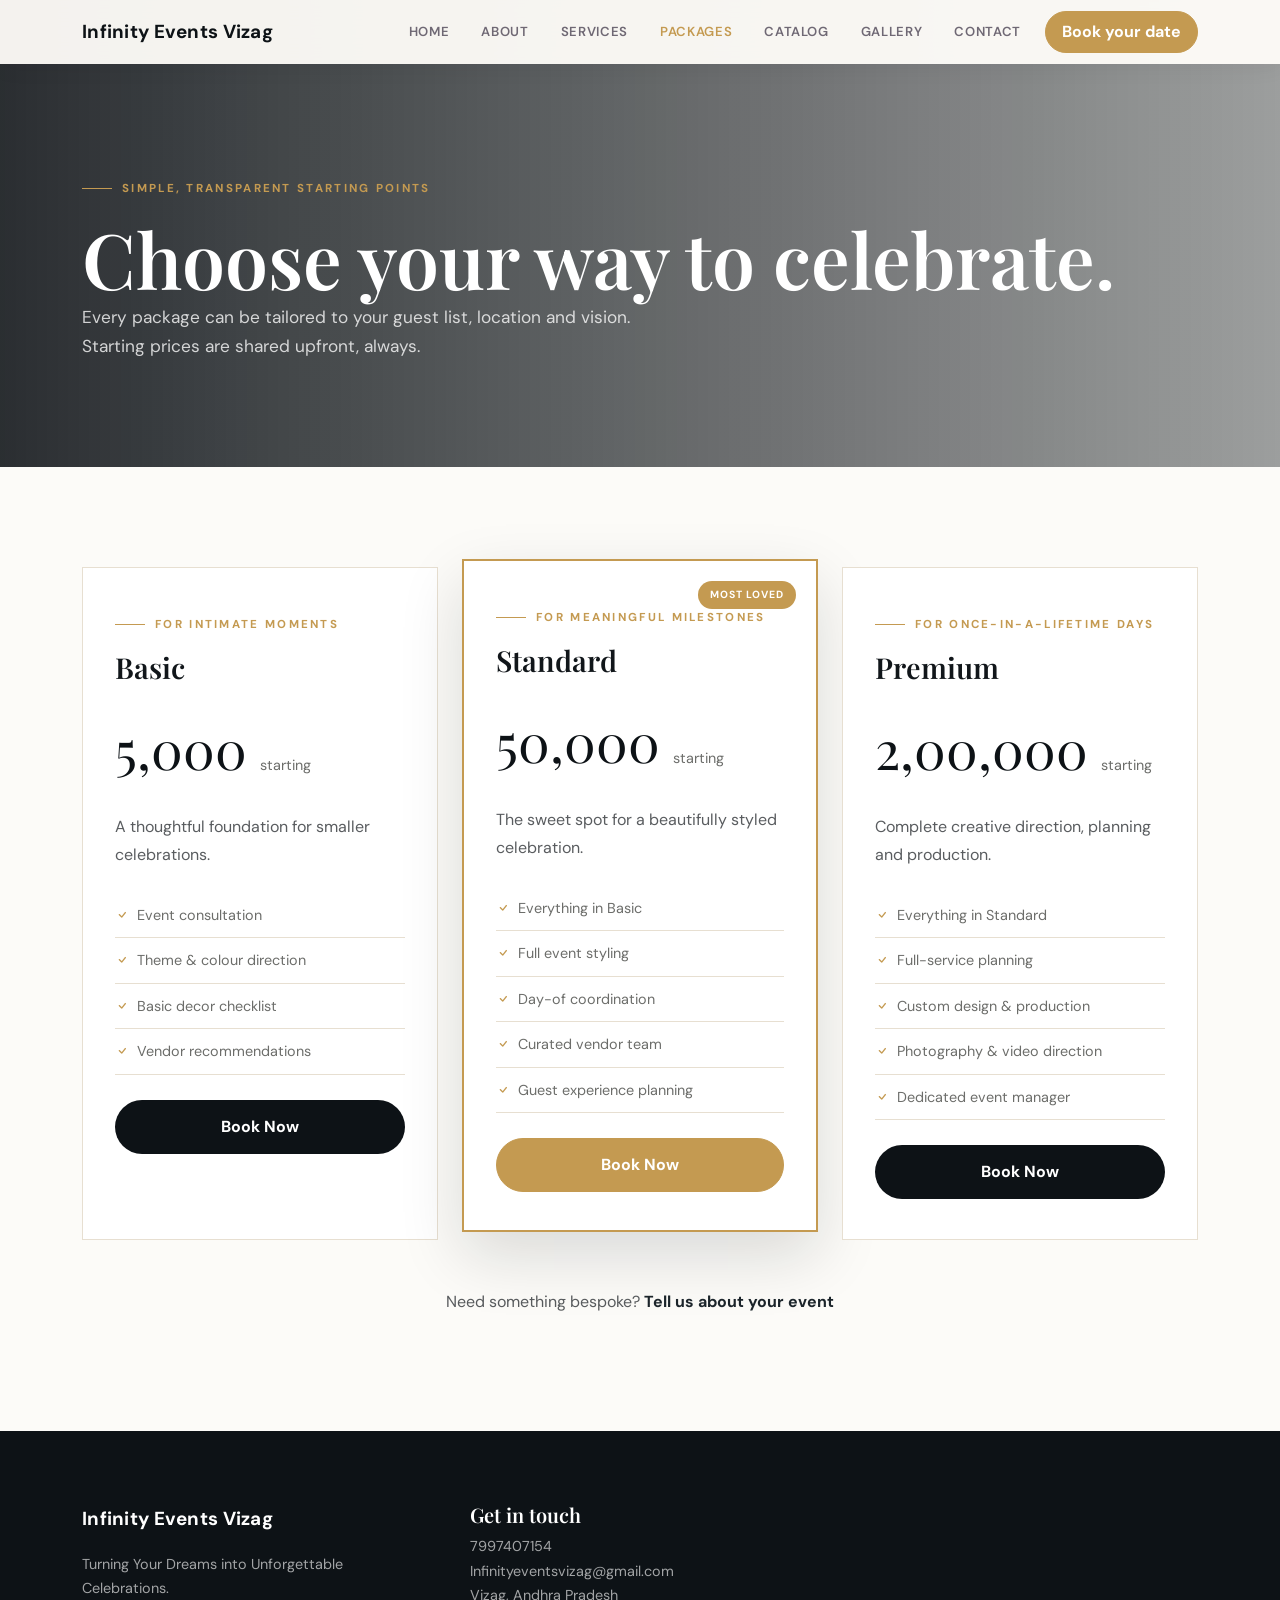
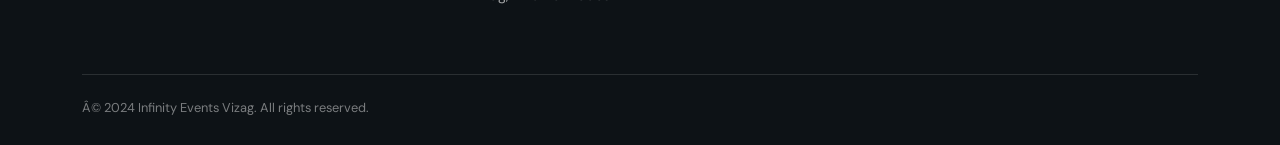
<file: pricing.html>
﻿<!doctype html><html lang="en"><head><meta charset="utf-8"><meta name="viewport" content="width=device-width, initial-scale=1"><title>Packages & Pricing | Infinity Events Vizag</title><link href="https://cdn.jsdelivr.net/npm/bootstrap@5.3.3/dist/css/bootstrap.min.css" rel="stylesheet"><link href="https://cdn.jsdelivr.net/npm/bootstrap-icons@1.11.3/font/bootstrap-icons.min.css" rel="stylesheet"><link rel="stylesheet" href="css/style.css"></head><body><nav class="navbar navbar-expand-lg fixed-top"><div class="container"><a class="navbar-brand" href="index.html">Infinity Events Vizag</a><button class="navbar-toggler" data-bs-toggle="collapse" data-bs-target="#nav"><i class="bi bi-list"></i></button><div class="collapse navbar-collapse" id="nav"><ul class="navbar-nav ms-auto align-items-lg-center"><li><a class="nav-link" href="index.html">Home</a></li><li><a class="nav-link" href="about.html">About</a></li><li><a class="nav-link" href="services.html">Services</a></li><li><a class="nav-link" href="pricing.html">Packages</a></li><li><a class="nav-link" href="catalog.html">Catalog</a></li><li><a class="nav-link" href="gallery.html">Gallery</a></li><li><a class="nav-link" href="contact.html">Contact</a></li><li class="ms-lg-2"><a class="btn btn-gold py-2 px-3" href="contact.html">Book your date</a></li></ul></div></div></nav><main><section class="page-hero"><div class="container"><span class="eyebrow">Simple, transparent starting points</span><h1>Choose your way to celebrate.</h1><p>Every package can be tailored to your guest list, location and vision. Starting prices are shared upfront, always.</p></div></section><section class="section-pad"><div class="container"><div class="row g-4 align-items-stretch"><div class="col-lg-4"><div class="price-card"><span class="eyebrow">For intimate moments</span><h3 class="mt-3">Basic</h3><div class="price">5,000 <small>starting</small></div><p class="text-muted">A thoughtful foundation for smaller celebrations.</p><ul class="price-list"><li><i class="bi bi-check"></i>Event consultation</li><li><i class="bi bi-check"></i>Theme & colour direction</li><li><i class="bi bi-check"></i>Basic decor checklist</li><li><i class="bi bi-check"></i>Vendor recommendations</li></ul><a href="contact.html" class="btn btn-dark-plum w-100">Book Now</a></div></div><div class="col-lg-4"><div class="price-card featured"><span class="popular">Most loved</span><span class="eyebrow">For meaningful milestones</span><h3 class="mt-3">Standard</h3><div class="price">50,000 <small>starting</small></div><p class="text-muted">The sweet spot for a beautifully styled celebration.</p><ul class="price-list"><li><i class="bi bi-check"></i>Everything in Basic</li><li><i class="bi bi-check"></i>Full event styling</li><li><i class="bi bi-check"></i>Day-of coordination</li><li><i class="bi bi-check"></i>Curated vendor team</li><li><i class="bi bi-check"></i>Guest experience planning</li></ul><a href="contact.html" class="btn btn-gold w-100">Book Now</a></div></div><div class="col-lg-4"><div class="price-card"><span class="eyebrow">For once-in-a-lifetime days</span><h3 class="mt-3">Premium</h3><div class="price">2,00,000 <small>starting</small></div><p class="text-muted">Complete creative direction, planning and production.</p><ul class="price-list"><li><i class="bi bi-check"></i>Everything in Standard</li><li><i class="bi bi-check"></i>Full-service planning</li><li><i class="bi bi-check"></i>Custom design & production</li><li><i class="bi bi-check"></i>Photography & video direction</li><li><i class="bi bi-check"></i>Dedicated event manager</li></ul><a href="contact.html" class="btn btn-dark-plum w-100">Book Now</a></div></div></div><p class="text-center text-muted mt-5">Need something bespoke? <a class="text-plum fw-bold" href="contact.html">Tell us about your event</a></p></div></section></main><footer><div class="container"><div class="row g-5"><div class="col-lg-4"><a class="navbar-brand" href="index.html">Infinity Events Vizag</a><p class="mt-3">Turning Your Dreams into Unforgettable Celebrations.</p></div><div class="col-lg-3"><h5>Get in touch</h5><p>7997407154<br>Infinityeventsvizag@gmail.com<br>Vizag, Andhra Pradesh</p></div></div><div class="footer-bottom">Â© 2024 Infinity Events Vizag. All rights reserved.</div></div></footer><button id="scrollTop"><i class="bi bi-arrow-up"></i></button><script src="https://cdn.jsdelivr.net/npm/bootstrap@5.3.3/dist/js/bootstrap.bundle.min.js"></script><script src="js/script.js"></script></body></html>
</file>
<file: css/style.css>
﻿@import url('https://fonts.googleapis.com/css2?family=DM+Sans:wght@400;500;600;700&family=Playfair+Display:wght@500;600;700&display=swap');

:root{--ink:#17131d;--muted:#706a77;--plum:#5c285e;--plum-dark:#351337;--gold:#c49a51;--champagne:#f5eee3;--paper:#fffdf9;--line:#e9e1d7;--shadow:0 24px 60px rgba(35,17,38,.12)}
*{box-sizing:border-box}html{scroll-behavior:smooth}body{margin:0;background:var(--paper);color:var(--ink);font-family:'DM Sans',sans-serif;line-height:1.7}h1,h2,h3,h4,h5{font-family:'Playfair Display',serif;line-height:1.15;font-weight:600}a{color:inherit;text-decoration:none}.text-gold{color:var(--gold)}.text-plum{color:var(--plum)}
.eyebrow{display:inline-flex;align-items:center;gap:10px;color:var(--gold);font-size:.72rem;font-weight:700;letter-spacing:.2em;text-transform:uppercase}.eyebrow:before{content:'';height:1px;width:30px;background:currentColor}.section-pad{padding:100px 0}.section-heading{max-width:650px;margin-bottom:48px}.section-heading h2{font-size:clamp(2.3rem,4vw,4rem);margin:12px 0 18px}.section-heading p{color:var(--muted);font-size:1.05rem}.btn-gold{background:var(--gold);border:1px solid var(--gold);color:#fff;padding:14px 24px;border-radius:999px;font-weight:700;transition:.3s}.btn-gold:hover{background:#a77d39;border-color:#a77d39;color:#fff;transform:translateY(-2px)}.btn-outline-light{border:1px solid rgba(255,255,255,.55);border-radius:999px;padding:14px 24px;color:#fff;font-weight:700}.btn-outline-light:hover{background:#fff;color:var(--plum-dark)}.btn-dark-plum{background:var(--plum-dark);color:#fff;border-radius:999px;padding:14px 24px;font-weight:700}.btn-dark-plum:hover{background:var(--plum);color:#fff}
.navbar{background:rgba(255,253,249,.95);box-shadow:0 4px 20px rgba(30,16,35,.06);backdrop-filter:blur(15px);transition:.3s}.navbar-brand{font-family:'DM Sans',sans-serif;font-size:1.18rem;font-weight:700;letter-spacing:.015em;color:var(--plum-dark)}.brand-mark{display:inline-grid;place-items:center;width:34px;height:34px;border:1px solid var(--gold);border-radius:50%;margin-left:8px;color:var(--gold);font-size:.85rem}.navbar-nav .nav-link{font-size:.82rem;letter-spacing:.05em;text-transform:uppercase;font-weight:600;color:#6f6874;padding:.8rem 1rem!important}.navbar-nav .nav-link:hover,.navbar-nav .nav-link.active{color:var(--plum)}
.hero{min-height:90vh;display:flex;align-items:center;position:relative;background:linear-gradient(90deg,rgba(29,10,33,.82) 0%,rgba(38,13,43,.48) 48%,rgba(29,10,33,.14) 100%),url('https://images.unsplash.com/photo-1519741497674-611481863552?auto=format&fit=crop&w=2200&q=88') center/cover}.hero-content{padding:150px 0 90px;color:#fff;max-width:720px}.hero h1{font-size:clamp(3.4rem,7vw,6.5rem);letter-spacing:-.04em;margin:18px 0}.hero p{font-size:1.15rem;color:rgba(255,255,255,.82);max-width:570px}.hero .eyebrow{color:#e4bf76}.hero-actions{display:flex;gap:14px;flex-wrap:wrap;margin-top:34px}.hero-note{margin-top:60px;color:rgba(255,255,255,.7);font-size:.78rem;letter-spacing:.12em;text-transform:uppercase}.hero-note span{color:var(--gold);margin:0 12px}
.mini-card{background:#fff;padding:28px;box-shadow:var(--shadow);border-left:3px solid var(--gold);margin-top:-35px;position:relative}.mini-card h3{margin:0 0 8px;font-size:1.4rem}.mini-card p{color:var(--muted);margin:0}.feature-card,.service-card,.value-card,.team-card,.contact-card{height:100%;background:#fff;border:1px solid var(--line);transition:.3s}.feature-card:hover,.service-card:hover,.value-card:hover,.team-card:hover,.contact-card:hover{transform:translateY(-8px);box-shadow:var(--shadow)}.feature-card{padding:28px}.icon-box{width:52px;height:52px;border-radius:50%;background:var(--champagne);color:var(--plum);display:grid;place-items:center;font-size:1.35rem;margin-bottom:20px}.feature-card h3,.value-card h3{font-size:1.35rem}.feature-card p,.value-card p,.service-card p,.team-card p{font-size:.92rem;color:var(--muted);margin-bottom:0}.image-card{position:relative;overflow:hidden;min-height:440px;color:#fff;display:flex;align-items:end;background-size:cover;background-position:center}.image-card:after{content:'';position:absolute;inset:0;background:linear-gradient(transparent 30%,rgba(32,10,35,.88))}.image-card .card-copy{position:relative;z-index:1;padding:28px}.image-card h3{font-size:1.75rem;margin:0 0 8px}.image-card a{color:#f1cd80;font-weight:700}.stat-band{background:var(--plum-dark);color:#fff}.stat-number{color:#f0c879;font-family:'Playfair Display',serif;font-size:3.4rem;line-height:1}.stat-label{color:rgba(255,255,255,.65);font-size:.82rem;text-transform:uppercase;letter-spacing:.1em}.quote-card{padding:32px;background:#fff;border:1px solid var(--line);height:100%}.quote-card .stars{color:var(--gold);letter-spacing:.12em}.quote-card p{font-family:'Playfair Display',serif;font-size:1.28rem;margin:18px 0}.avatar{width:46px;height:46px;border-radius:50%;object-fit:cover}.cta{background:linear-gradient(105deg,rgba(46,14,47,.94),rgba(92,40,94,.8)),url('https://images.unsplash.com/photo-1492684223066-81342ee5ff30?auto=format&fit=crop&w=1800&q=80') center/cover;color:#fff}.cta h2{font-size:clamp(2.5rem,5vw,4.6rem)}
.page-hero{padding:170px 0 90px;background:linear-gradient(90deg,rgba(32,10,35,.8),rgba(32,10,35,.35)),url('https://images.unsplash.com/photo-1507504031003-b417219a0fde?auto=format&fit=crop&w=2000&q=85') center/cover;color:#fff}.page-hero h1{font-size:clamp(3rem,6vw,5.8rem);margin:16px 0 0}.page-hero p{max-width:590px;color:rgba(255,255,255,.78);font-size:1.08rem}.about-photo{min-height:580px;background:url('https://images.unsplash.com/photo-1519167758481-83f550bb49b3?auto=format&fit=crop&w=1300&q=85') center/cover}.timeline{border-left:1px solid var(--gold);padding-left:28px}.timeline-item{position:relative;margin-bottom:30px}.timeline-item:before{content:'';position:absolute;left:-34px;top:9px;width:11px;height:11px;background:var(--gold);border-radius:50%;box-shadow:0 0 0 6px var(--champagne)}.team-card{overflow:hidden}.team-card img{width:100%;height:300px;object-fit:cover}.team-card .p-4{padding:24px!important}.team-card h3{margin:0 0 4px;font-size:1.35rem}.team-card small{color:var(--gold);font-weight:700;text-transform:uppercase;letter-spacing:.1em}
.service-card{overflow:hidden}.service-card img{width:100%;height:230px;object-fit:cover;transition:.5s}.service-card:hover img{transform:scale(1.05)}.service-card .p-4{padding:24px!important}.service-card h3{font-size:1.35rem;margin-bottom:10px}.service-card .service-icon{color:var(--gold);font-size:1.3rem}.price-card{background:#fff;border:1px solid var(--line);padding:38px 32px;height:100%;position:relative;transition:.3s}.price-card:hover,.price-card.featured{box-shadow:var(--shadow);transform:translateY(-8px)}.price-card.featured{border:2px solid var(--gold)}.popular{position:absolute;right:20px;top:20px;background:var(--gold);color:#fff;padding:5px 12px;border-radius:50px;text-transform:uppercase;font-size:.65rem;font-weight:700;letter-spacing:.1em}.price-card h3{font-size:1.8rem}.price{font-family:'Playfair Display',serif;font-size:3.3rem;color:var(--plum-dark);margin:20px 0}.price small{font-family:'DM Sans',sans-serif;font-size:.9rem;color:var(--muted)}.price-list{list-style:none;padding:0;margin:25px 0}.price-list li{border-bottom:1px solid var(--line);padding:10px 0;color:var(--muted);font-size:.9rem}.price-list i{color:var(--gold);margin-right:8px}.gallery-filter .btn{border:1px solid var(--line);border-radius:50px;margin:4px;color:var(--muted)}.gallery-filter .btn.active,.gallery-filter .btn:hover{background:var(--plum);border-color:var(--plum);color:#fff}.gallery-item{height:320px;overflow:hidden;position:relative;cursor:pointer}.gallery-item img{width:100%;height:100%;object-fit:cover;transition:.5s}.gallery-item:hover img{transform:scale(1.08)}.gallery-item:after{content:'View image';position:absolute;inset:auto 18px 18px;color:#fff;font-weight:700;opacity:0;transition:.3s;text-shadow:0 2px 6px #000}.gallery-item:hover:after{opacity:1}.modal-content{background:transparent;border:0}.modal-img{max-height:80vh;width:100%;object-fit:contain}.contact-card{padding:24px}.contact-card i{font-size:1.3rem;color:var(--gold);margin-right:12px}.contact-card h3{font-size:1.2rem;margin-bottom:5px}.contact-card p{margin:0;color:var(--muted);font-size:.9rem}.form-control,.form-select{border:1px solid var(--line);padding:14px 16px;border-radius:0;background:#fff}.form-control:focus,.form-select:focus{box-shadow:0 0 0 3px rgba(196,154,81,.15);border-color:var(--gold)}.map-frame{min-height:390px;border:0;width:100%;filter:grayscale(1) sepia(.15)}.faq .accordion-item{border:0;border-bottom:1px solid var(--line);background:transparent}.faq .accordion-button{background:transparent;box-shadow:none;padding:22px 0;font-family:'Playfair Display',serif;font-size:1.25rem;color:var(--ink)}.faq .accordion-button:not(.collapsed){color:var(--plum)}.faq .accordion-body{padding:0 0 20px;color:var(--muted)}
footer{background:#1c111f;color:#fff;padding:72px 0 26px}footer .navbar-brand{color:#fff}footer p,footer li,footer a{color:rgba(255,255,255,.62);font-size:.9rem}footer a:hover{color:#e3bd71}footer ul{list-style:none;padding:0}footer li{margin-bottom:8px}.social a{display:inline-grid;place-items:center;border:1px solid rgba(255,255,255,.2);width:36px;height:36px;border-radius:50%;margin-right:6px}.footer-bottom{border-top:1px solid rgba(255,255,255,.12);margin-top:50px;padding-top:22px;font-size:.8rem;color:rgba(255,255,255,.45)}#scrollTop{position:fixed;right:20px;bottom:20px;width:42px;height:42px;border:0;border-radius:50%;background:var(--gold);color:#fff;display:none;z-index:5}.loader{position:fixed;inset:0;background:var(--plum-dark);z-index:9999;display:grid;place-items:center;transition:.5s}.loader.hide{opacity:0;visibility:hidden}.loader-mark{color:#f0c879;font:700 2rem 'Playfair Display';animation:pulse 1s infinite}@keyframes pulse{50%{opacity:.35}}.reveal{opacity:0;transform:translateY(25px);transition:.7s}.reveal.visible{opacity:1;transform:none}
@media(max-width:991px){.navbar-collapse{background:#fff;padding:10px 0}.hero{min-height:82vh}.section-pad{padding:75px 0}.about-photo{min-height:420px}}@media(max-width:575px){.hero-content{padding-top:120px}.hero h1{font-size:3.4rem}.page-hero{padding:130px 0 70px}.image-card{min-height:360px}.gallery-item{height:240px}.section-pad{padding:60px 0}}
/* Infinity Events Vizag logo palette */
:root{--ink:#11161a;--muted:#6c6d6a;--plum:#1c252b;--plum-dark:#0d1216;--gold:#c49a51;--champagne:#f4e7cb;--paper:#fcfbf8;--line:#e7dfd1;--shadow:0 24px 60px rgba(13,18,22,.14)}
.navbar-brand{font-family:'DM Sans',sans-serif;letter-spacing:.015em}.brand-mark{font:500 1.55rem/1 'Playfair Display',serif}.navbar-nav .nav-link:hover,.navbar-nav .nav-link.active{color:var(--gold)}
footer{background:#0d1216} .cta{background:linear-gradient(105deg,rgba(13,18,22,.94),rgba(28,37,43,.82)),url('https://images.unsplash.com/photo-1492684223066-81342ee5ff30?auto=format&fit=crop&w=1800&q=80') center/cover}
.brand-mark{font-size:0}.brand-mark::before{content:'âˆž';font-size:1.55rem}.hero{background:linear-gradient(90deg,rgba(13,18,22,.9) 0%,rgba(13,18,22,.56) 48%,rgba(13,18,22,.18) 100%),url('https://images.unsplash.com/photo-1523438885200-e635ba2c371e?auto=format&fit=crop&w=2200&q=88') center/cover}.page-hero{background:linear-gradient(90deg,rgba(13,18,22,.88),rgba(13,18,22,.4)),url('https://images.unsplash.com/photo-1507504031003-b417219a0fde?auto=format&fit=crop&w=2000&q=85') center/cover}
.hero .container{display:flex;align-items:center;justify-content:space-between;gap:56px}.hero-logo-wrap{flex:0 0 clamp(220px,30vw,390px);padding-top:80px}.hero-logo{display:block;width:100%;filter:drop-shadow(0 20px 30px rgba(0,0,0,.35))}.home-events-grid{margin-top:28px}.home-events-grid .image-card{min-height:340px}
@media(max-width:991px){.hero .container{display:block}.hero-logo-wrap{width:min(250px,65vw);margin:0 auto;padding-top:0}.hero-content{padding-bottom:42px}}
</file>
